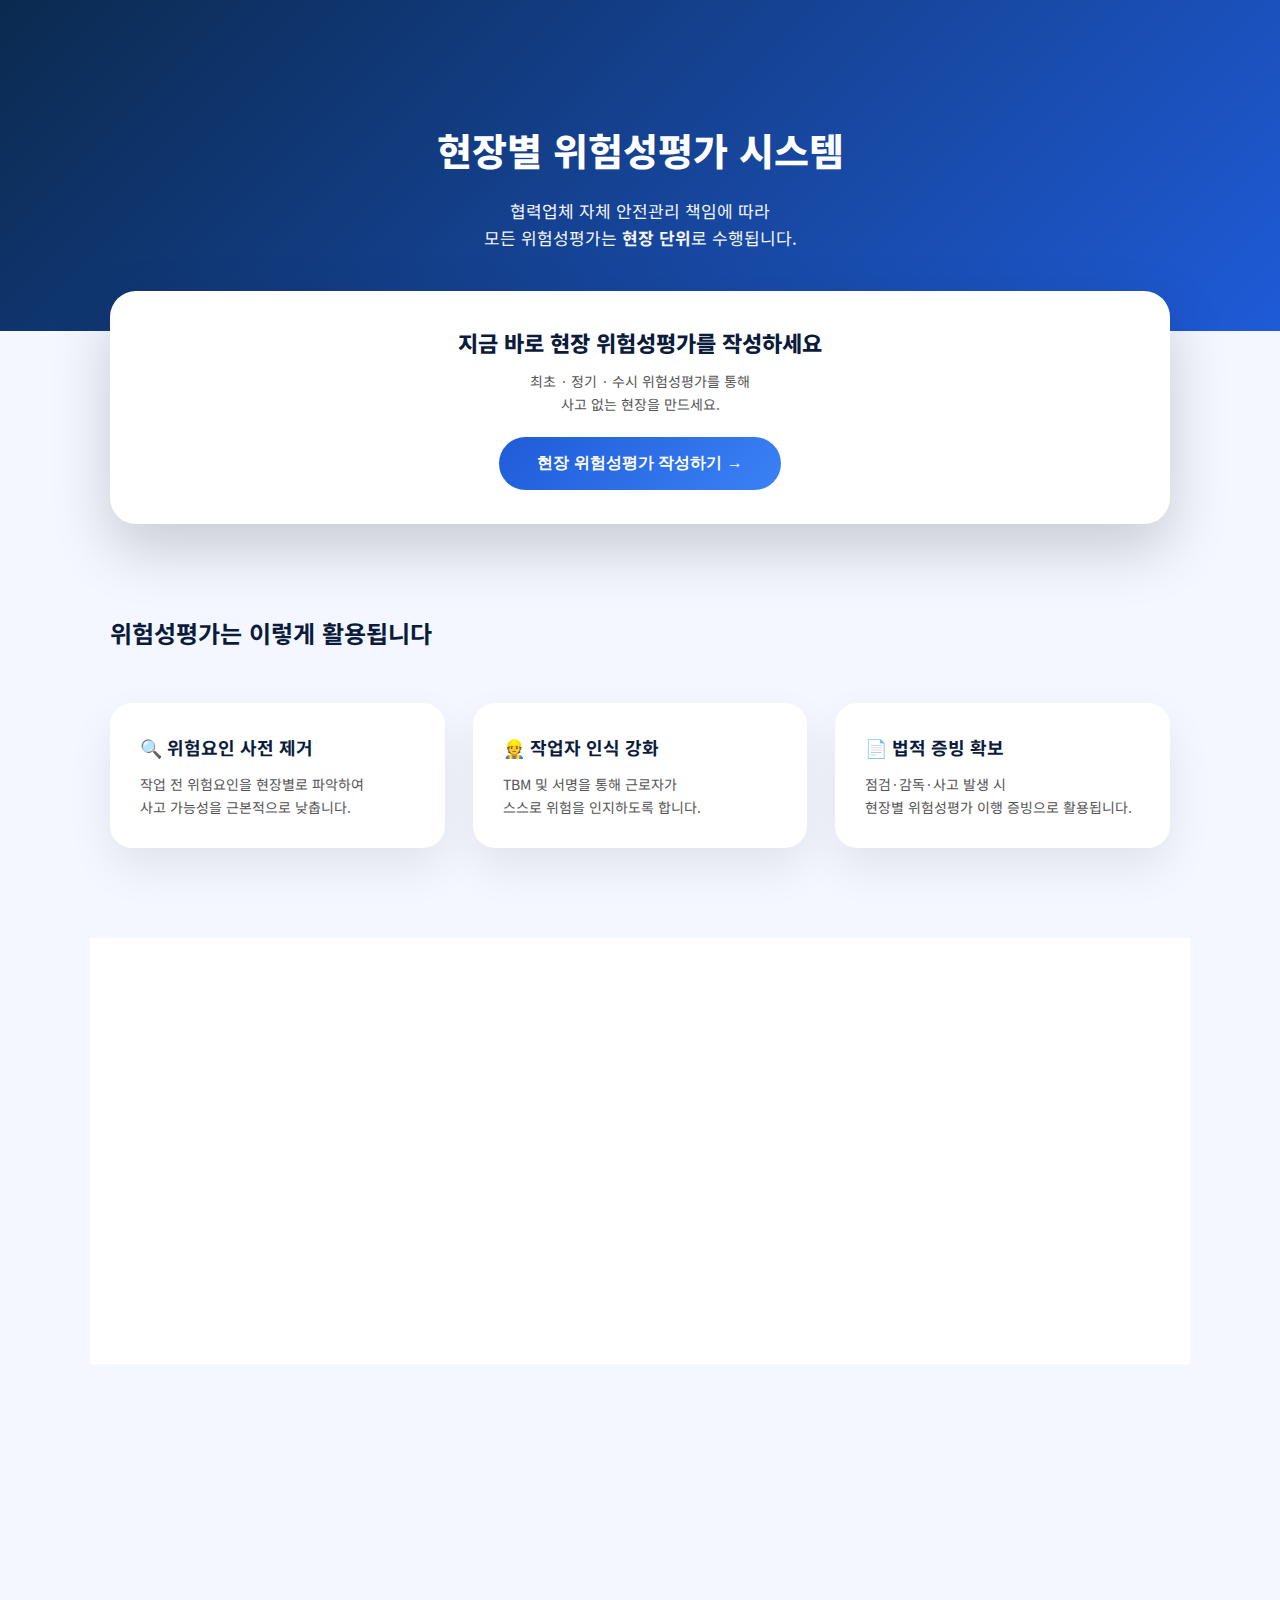
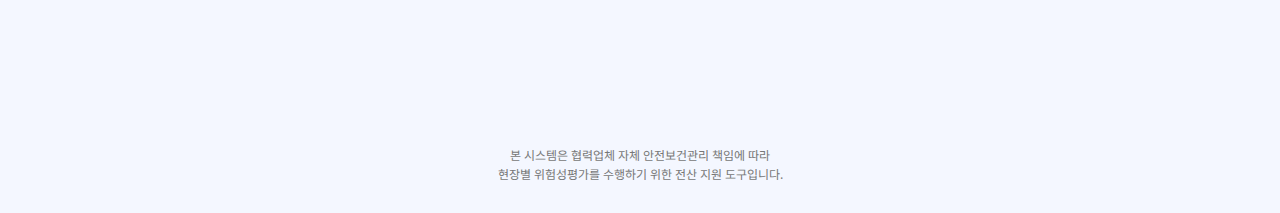
<file: index.HTML>
<!DOCTYPE html>
<html lang="ko">
<head>
<meta charset="UTF-8">
<meta name="viewport" content="width=device-width, initial-scale=1.0">
<title>현장별 위험성평가 시스템 | 동진토건</title>

<link href="https://fonts.googleapis.com/css2?family=Noto+Sans+KR:wght@400;600;700;800&display=swap" rel="stylesheet">

<style>
:root{
  --main:#0b2a4f;
  --blue:#1f5bd8;
  --bg:#f4f7ff;
}

*{box-sizing:border-box;margin:0;padding:0}
body{
  font-family:"Noto Sans KR",sans-serif;
  background:var(--bg);
  color:#0b1b3b;
  line-height:1.6;
}

/* ===== COMMON ===== */
.section{
  max-width:1100px;
  margin:0 auto;
  padding:90px 20px;
}
.fade{
  opacity:0;
  transform:translateY(30px);
  transition:all .8s ease;
}
.fade.show{
  opacity:1;
  transform:none;
}

/* ===== HERO ===== */
.hero{
  background:linear-gradient(135deg,#0b2a4f,#1f5bd8);
  color:#fff;
  text-align:center;
  padding:120px 20px 80px;
}
.hero h1{
  font-size:38px;
  font-weight:800;
  margin-bottom:16px;
}
.hero p{
  font-size:17px;
  opacity:.95;
}

/* ===== TOP CTA ===== */
.top-cta-wrap{
  max-width:1100px;
  margin:-40px auto 0;
  padding:0 20px;
  position:relative;
  z-index:5;
}
.top-cta{
  background:#fff;
  border-radius:26px;
  padding:34px 24px;
  text-align:center;
  box-shadow:0 25px 60px rgba(0,0,0,.18);
}
.top-cta h2{
  font-size:22px;
  font-weight:800;
  margin-bottom:10px;
}
.top-cta p{
  font-size:14px;
  color:#555;
  margin-bottom:22px;
}
.top-cta button{
  background:linear-gradient(135deg,#1f5bd8,#3b82f6);
  color:#fff;
  border:none;
  padding:16px 38px;
  border-radius:40px;
  font-size:16px;
  font-weight:700;
  cursor:pointer;
  transition:.25s;
}
.top-cta button:hover{
  transform:translateY(-2px);
  box-shadow:0 12px 25px rgba(31,91,216,.4);
}

/* ===== USAGE ===== */
.usage-grid{
  display:grid;
  grid-template-columns:repeat(auto-fit,minmax(260px,1fr));
  gap:28px;
  margin-top:50px;
}
.usage-card{
  background:#fff;
  border-radius:22px;
  padding:30px;
  box-shadow:0 20px 45px rgba(0,0,0,.08);
  transition:.3s;
}
.usage-card:hover{
  transform:translateY(-6px);
}
.usage-card h3{
  font-size:18px;
  margin-bottom:12px;
}
.usage-card p{
  font-size:14px;
  color:#555;
}

/* ===== EFFECT ===== */
.effect{
  background:#fff;
}
.stats{
  display:grid;
  grid-template-columns:repeat(auto-fit,minmax(220px,1fr));
  gap:30px;
  margin-top:50px;
}
.stat{
  background:linear-gradient(135deg,#eef3ff,#ffffff);
  border-radius:22px;
  padding:34px;
  text-align:center;
}
.stat span{
  font-size:36px;
  font-weight:800;
  color:var(--blue);
}
.stat p{
  margin-top:10px;
  font-size:14px;
  color:#555;
}

/* ===== LAW ===== */
.law-box{
  background:#fff;
  border-left:6px solid var(--blue);
  padding:30px;
  border-radius:18px;
  font-size:15px;
  color:#333;
}

/* ===== FOOTER ===== */
footer{
  text-align:center;
  font-size:12px;
  color:#777;
  padding:30px 10px;
}
</style>
</head>

<body>

<!-- HERO -->
<section class="hero">
  <h1>현장별 위험성평가 시스템</h1>
  <p>
    협력업체 자체 안전관리 책임에 따라<br>
    모든 위험성평가는 <b>현장 단위</b>로 수행됩니다.
  </p>
</section>

<!-- TOP CTA -->
<div class="top-cta-wrap fade">
  <div class="top-cta">
    <h2>지금 바로 현장 위험성평가를 작성하세요</h2>
    <p>
      최초 · 정기 · 수시 위험성평가를 통해<br>
      사고 없는 현장을 만드세요.
    </p>
    <button onclick="location.href='risk-type.html'">
      현장 위험성평가 작성하기 →
    </button>
  </div>
</div>

<!-- USAGE -->
<section class="section">
  <h2 class="fade">위험성평가는 이렇게 활용됩니다</h2>

  <div class="usage-grid">
    <div class="usage-card fade">
      <h3>🔍 위험요인 사전 제거</h3>
      <p>
        작업 전 위험요인을 현장별로 파악하여<br>
        사고 가능성을 근본적으로 낮춥니다.
      </p>
    </div>
    <div class="usage-card fade">
      <h3>👷 작업자 인식 강화</h3>
      <p>
        TBM 및 서명을 통해 근로자가<br>
        스스로 위험을 인지하도록 합니다.
      </p>
    </div>
    <div class="usage-card fade">
      <h3>📄 법적 증빙 확보</h3>
      <p>
        점검·감독·사고 발생 시<br>
        현장별 위험성평가 이행 증빙으로 활용됩니다.
      </p>
    </div>
  </div>
</section>

<!-- EFFECT -->
<section class="section effect">
  <h2 class="fade">현장 사고 예방 효과</h2>

  <div class="stats">
    <div class="stat fade">
      <span data-count="60">0</span>%
      <p>중대재해 발생 감소 효과</p>
    </div>
    <div class="stat fade">
      <span data-count="80">0</span>%
      <p>위험요인 사전 제거율</p>
    </div>
    <div class="stat fade">
      <span data-count="100">0</span>%
      <p>법적 의무 이행 가능</p>
    </div>
  </div>
</section>

<!-- LAW -->
<section class="section">
  <h2 class="fade">법적 의무입니다</h2>

  <div class="law-box fade">
    <b>산업안전보건법 제36조 (위험성평가)</b><br><br>
    협력업체를 포함한 사업주는 각 현장별로
    근로자에게 발생할 수 있는 위험요인을 사전에 파악하고,
    그 위험성의 크기를 평가하여 필요한 조치를 하여야 합니다.
  </div>
</section>

<footer>
  본 시스템은 협력업체 자체 안전보건관리 책임에 따라<br>
  현장별 위험성평가를 수행하기 위한 전산 지원 도구입니다.
</footer>

<script>
/* fade animation */
const fades=document.querySelectorAll('.fade');
const observer=new IntersectionObserver(entries=>{
  entries.forEach(e=>{
    if(e.isIntersecting){
      e.target.classList.add('show');
    }
  });
},{threshold:.15});
fades.forEach(el=>observer.observe(el));

/* count up */
const counters=document.querySelectorAll('[data-count]');
counters.forEach(counter=>{
  const update=()=>{
    const target=+counter.dataset.count;
    const current=+counter.innerText;
    const inc=Math.ceil(target/40);
    if(current<target){
      counter.innerText=current+inc;
      setTimeout(update,40);
    }else{
      counter.innerText=target;
    }
  };
  observer.observe(counter);
  counter.addEventListener('transitionstart',update);
});
</script>

</body>
</html>
</file>
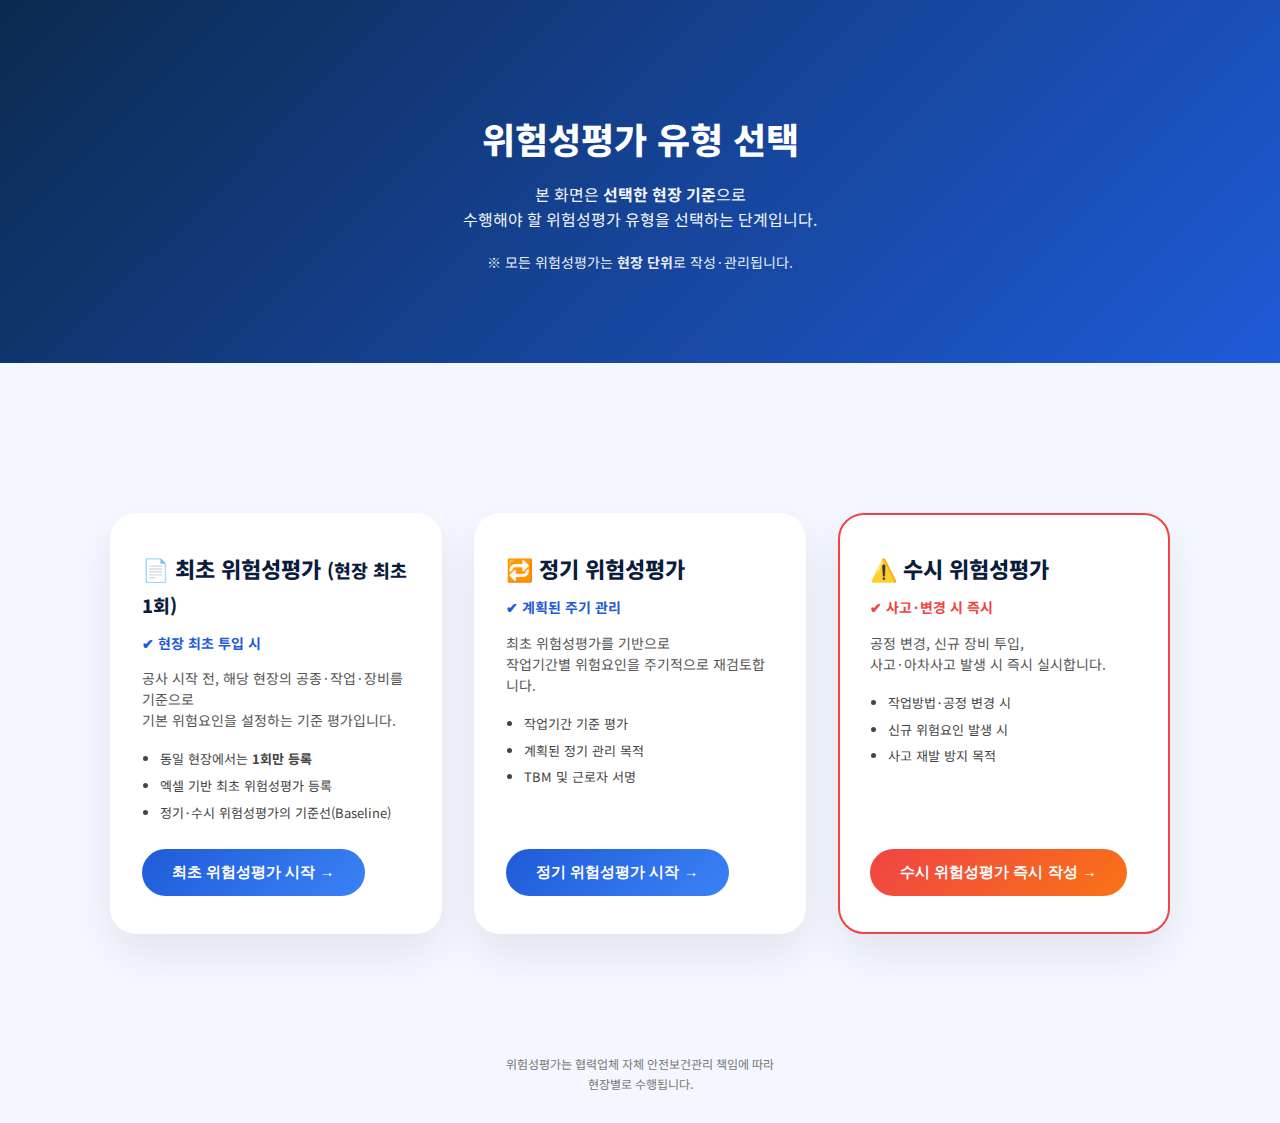
<file: risk-type.html>
<!DOCTYPE html>
<html lang="ko">
<head>
<meta charset="UTF-8">
<meta name="viewport" content="width=device-width, initial-scale=1.0">
<title>위험성평가 유형 선택 | 동진토건</title>

<link href="https://fonts.googleapis.com/css2?family=Noto+Sans+KR:wght@400;600;700;800&display=swap" rel="stylesheet">

<style>
:root{
  --main:#0b2a4f;
  --blue:#1f5bd8;
  --bg:#f4f7ff;
  --danger:#ef4444;
}

*{box-sizing:border-box;margin:0;padding:0}
body{
  font-family:"Noto Sans KR",sans-serif;
  background:var(--bg);
  color:#0b1b3b;
  line-height:1.6;
}

/* ===== COMMON ===== */
.section{
  max-width:1100px;
  margin:0 auto;
  padding:90px 20px;
}
.fade{
  opacity:0;
  transform:translateY(30px);
  transition:.8s ease;
}
.fade.show{
  opacity:1;
  transform:none;
}

/* ===== HEADER ===== */
.header{
  background:linear-gradient(135deg,#0b2a4f,#1f5bd8);
  color:#fff;
  text-align:center;
  padding:110px 20px 90px;
}
.header h1{
  font-size:36px;
  font-weight:800;
  margin-bottom:14px;
}
.header p{
  font-size:16px;
  opacity:.95;
}
.header .notice{
  margin-top:18px;
  font-size:14px;
  opacity:.9;
}

/* ===== GRID ===== */
.type-grid{
  display:grid;
  grid-template-columns:repeat(auto-fit,minmax(280px,1fr));
  gap:32px;
  margin-top:60px;
}

/* ===== CARD ===== */
.type-card{
  background:#fff;
  border-radius:26px;
  padding:36px 30px;
  box-shadow:0 20px 45px rgba(0,0,0,.08);
  transition:.3s;
  display:flex;
  flex-direction:column;
  justify-content:space-between;
  border:2px solid transparent;
}
.type-card:hover{
  transform:translateY(-6px);
  box-shadow:0 28px 60px rgba(0,0,0,.14);
}

.type-card.ad-hoc{
  border-color:var(--danger);
}

.type-card h2{
  font-size:22px;
  font-weight:800;
  margin-bottom:10px;
}
.type-card .when{
  font-size:14px;
  font-weight:700;
  margin-bottom:14px;
  color:var(--blue);
}
.type-card.ad-hoc .when{
  color:var(--danger);
}

.type-card p{
  font-size:14px;
  color:#555;
  line-height:1.5;
  margin-bottom:18px;
}

.type-card ul{
  font-size:13px;
  color:#444;
  padding-left:18px;
  margin-bottom:26px;
}
.type-card li{
  margin-bottom:6px;
}

/* ===== BUTTON ===== */
.type-card button{
  align-self:flex-start;
  background:linear-gradient(135deg,#1f5bd8,#3b82f6);
  color:#fff;
  border:none;
  padding:14px 30px;
  border-radius:30px;
  font-size:15px;
  font-weight:700;
  cursor:pointer;
}
.type-card.ad-hoc button{
  background:linear-gradient(135deg,#ef4444,#f97316);
}

/* ===== FOOTER ===== */
footer{
  text-align:center;
  font-size:12px;
  color:#777;
  padding:30px 10px;
}
</style>
</head>

<body>

<!-- HEADER -->
<section class="header">
  <h1>위험성평가 유형 선택</h1>
  <p>
    본 화면은 <b>선택한 현장 기준</b>으로<br>
    수행해야 할 위험성평가 유형을 선택하는 단계입니다.
  </p>
  <div class="notice">
    ※ 모든 위험성평가는 <b>현장 단위</b>로 작성·관리됩니다.
  </div>
</section>

<!-- CONTENT -->
<section class="section">

  <div class="type-grid">

    <!-- 최초 -->
    <div class="type-card fade">
      <div>
        <h2>📄 최초 위험성평가 <small>(현장 최초 1회)</small></h2>
        <div class="when">✔ 현장 최초 투입 시</div>
        <p>
          공사 시작 전, 해당 현장의 공종·작업·장비를 기준으로<br>
          기본 위험요인을 설정하는 기준 평가입니다.
        </p>
        <ul>
          <li>동일 현장에서는 <b>1회만 등록</b></li>
          <li>엑셀 기반 최초 위험성평가 등록</li>
          <li>정기·수시 위험성평가의 기준선(Baseline)</li>
        </ul>
      </div>
      <button onclick="location.href='initial-upload.html'">
        최초 위험성평가 시작 →
      </button>
    </div>

    <!-- 정기 -->
    <div class="type-card fade">
      <div>
        <h2>🔁 정기 위험성평가</h2>
        <div class="when">✔ 계획된 주기 관리</div>
        <p>
          최초 위험성평가를 기반으로<br>
          작업기간별 위험요인을 주기적으로 재검토합니다.
        </p>
        <ul>
          <li>작업기간 기준 평가</li>
          <li>계획된 정기 관리 목적</li>
          <li>TBM 및 근로자 서명</li>
        </ul>
      </div>
      <button onclick="location.href='periodic-create.html'">
        정기 위험성평가 시작 →
      </button>
    </div>

    <!-- 수시 -->
    <div class="type-card ad-hoc fade">
      <div>
        <h2>⚠️ 수시 위험성평가</h2>
        <div class="when">✔ 사고·변경 시 즉시</div>
        <p>
          공정 변경, 신규 장비 투입,<br>
          사고·아차사고 발생 시 즉시 실시합니다.
        </p>
        <ul>
          <li>작업방법·공정 변경 시</li>
          <li>신규 위험요인 발생 시</li>
          <li>사고 재발 방지 목적</li>
        </ul>
      </div>
      <button onclick="location.href='risk-assessment-ad-hoc.html?type=ad-hoc'">
        수시 위험성평가 즉시 작성 →
      </button>
    </div>

  </div>
</section>

<footer>
  위험성평가는 협력업체 자체 안전보건관리 책임에 따라<br>
  현장별로 수행됩니다.
</footer>

<script>
/* fade animation */
const fades=document.querySelectorAll('.fade');
const observer=new IntersectionObserver(entries=>{
  entries.forEach(e=>{
    if(e.isIntersecting){
      e.target.classList.add('show');
    }
  });
},{threshold:.15});
fades.forEach(el=>observer.observe(el));
</script>

</body>
</html>
</file>
